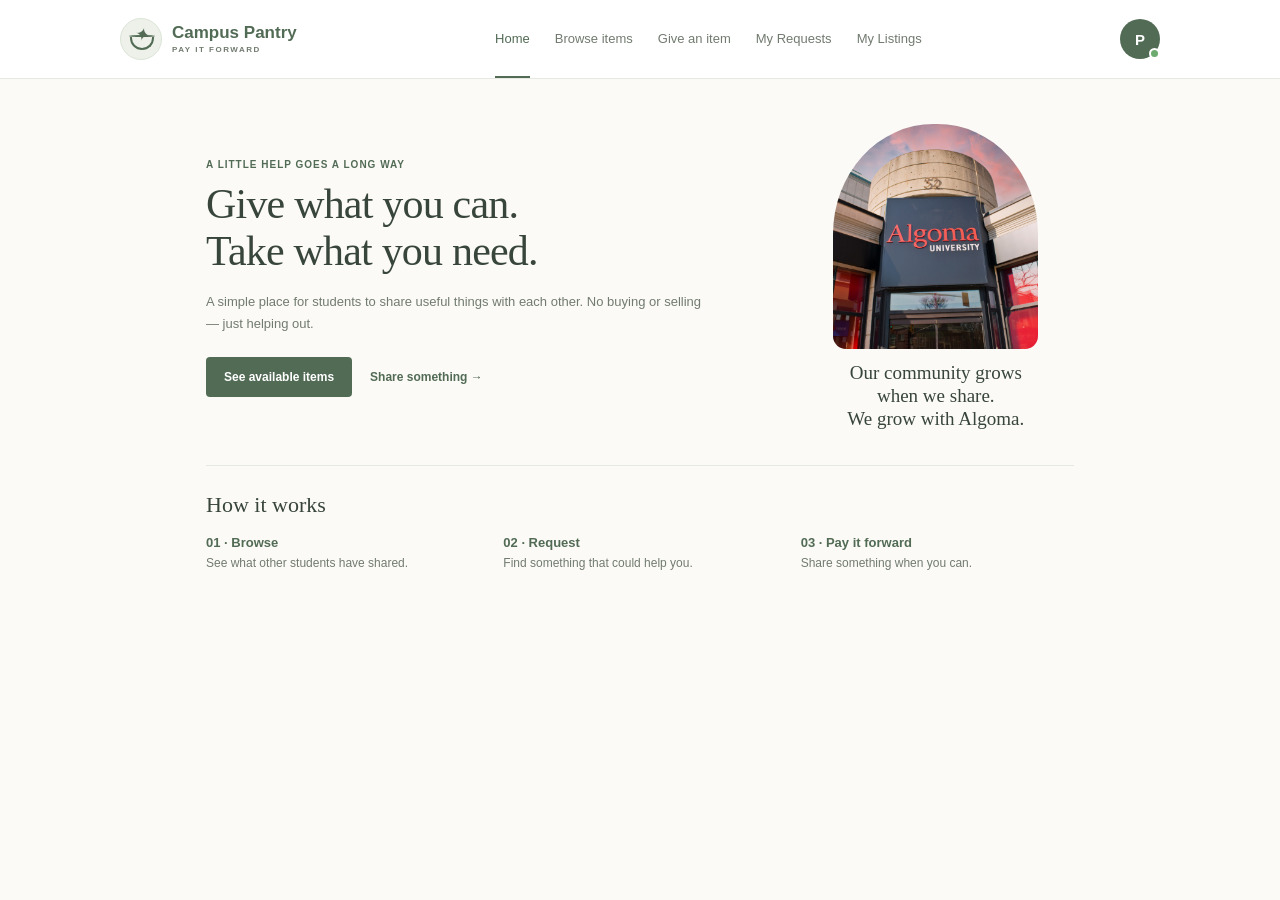
<file: index.html>
<!doctype html>
<html lang="en">

<head>
  <meta charset="utf-8">
  <meta name="viewport" content="width=device-width, initial-scale=1">
  <title>Campus Pantry - Home</title>
  <link rel="stylesheet" href="style.css">
</head>

<body>

<header>

  <a class="logo" href="index.html" aria-label="Campus Pantry home">

    <span class="logo-mark" aria-hidden="true">
      <span class="logo-leaf">✦</span>
      <span class="logo-bowl"></span>
    </span>

    <span class="logo-name">
      Campus Pantry
      <small>PAY IT FORWARD</small>
    </span>

  </a>

  <nav>
    <a class="active" href="index.html">Home</a>
    <a href="browse.html">Browse items</a>
    <a href="give.html">Give an item</a>
    <a href="requests.html">My Requests</a>
    <a href="my-listings.html">My Listings</a>
  </nav>

  <div class="profile-wrap">

    <button
      class="profile-dot"
      id="profile-toggle"
      type="button"
      aria-label="Open student account"
      aria-expanded="false"
    >
      <span class="avatar-letter">P</span>
      <i class="online-dot"></i>
    </button>

    <div class="profile-menu" id="profile-menu" hidden>

      <div class="profile-heading">
        <span class="profile-avatar">P</span>

        <div>
          <strong>Pratik S.</strong>
          <small>Student account</small>
        </div>
      </div>

      <div class="login-status">
        <span></span> Logged in
      </div>

      <a href="requests.html">My Requests</a>
      <a href="my-listings.html">My Listings</a>
      <a href="give.html">Share an item</a>

      <button type="button" id="sign-out">Sign out</button>

    </div>
  </div>

</header>

<main class="home">

  <section class="hero">

    <div class="hero-copy">

      <p class="eyebrow">A little help goes a long way</p>

      <h1>
        Give what you can.<br>
        Take what you need.
      </h1>

      <p class="intro">
        A simple place for students to share useful things with each other.
        No buying or selling — just helping out.
      </p>

      <div class="hero-actions">
        <a class="btn" href="browse.html">See available items</a>
        <a class="link" href="give.html">Share something →</a>
      </div>

    </div>

    <aside class="hero-photo-wrap">

      <img
        class="hero-photo"
        src="algoma-university.png"
        alt="Algoma University entrance"
      >

      <p class="photo-caption">
        Our community grows<br>
        when we share.<br>
        We grow with Algoma.
      </p>

    </aside>

  </section>

  <section class="how">

    <h2>How it works</h2>

    <div class="steps">

      <p>
        <b>01 · Browse</b><br>
        <span>See what other students have shared.</span>
      </p>

      <p>
        <b>02 · Request</b><br>
        <span>Find something that could help you.</span>
      </p>

      <p>
        <b>03 · Pay it forward</b><br>
        <span>Share something when you can.</span>
      </p>

    </div>

  </section>

</main>

<script src="script.js"></script>

</body>
</html>
</file>
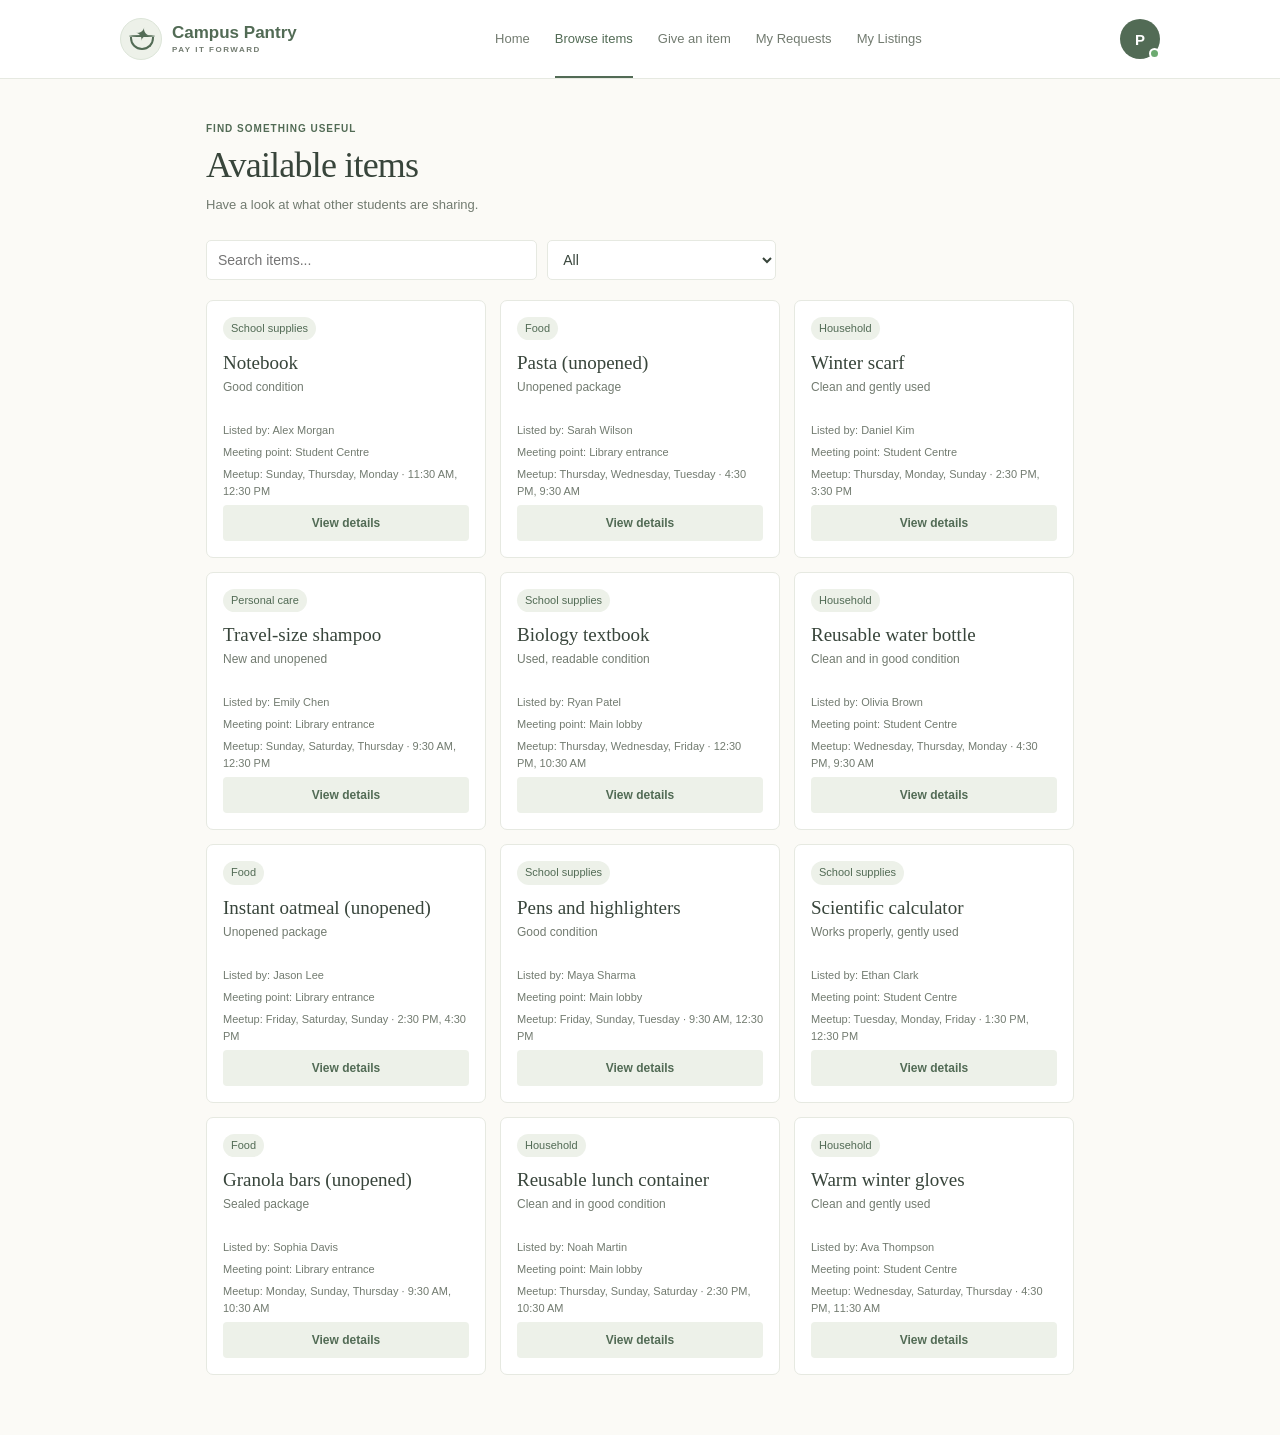
<file: browse.html>
<!DOCTYPE html>
<html lang="en">

<head>
  <meta charset="UTF-8">
  <meta name="viewport" content="width=device-width, initial-scale=1.0">
  <title>Campus Pantry - Browse</title>
  <link rel="stylesheet" href="style.css">
</head>

<body>

<header>
  <a class="logo" href="index.html" aria-label="Campus Pantry home">
    <span class="logo-mark" aria-hidden="true">
      <span class="logo-leaf">✦</span>
      <span class="logo-bowl"></span>
    </span>

    <span class="logo-name">
      Campus Pantry
      <small>PAY IT FORWARD</small>
    </span>
  </a>

  <nav>
    <a href="index.html">Home</a>
    <a href="browse.html" class="active">Browse items</a>
    <a href="give.html">Give an item</a>
    <a href="requests.html">My Requests</a>
    <a href="my-listings.html">My Listings</a>
  </nav>

  <div class="profile-wrap">
    <button
      class="profile-dot"
      id="profile-toggle"
      type="button"
      aria-label="Open student account"
      aria-expanded="false"
    >
      <span class="avatar-letter">P</span>
      <i class="online-dot"></i>
    </button>

    <div class="profile-menu" id="profile-menu" hidden>
      <div class="profile-heading">
        <span class="profile-avatar">P</span>
        <div>
          <strong>Pratik S.</strong>
          <small>Student account</small>
        </div>
      </div>

      <div class="login-status">
        <span></span>
        Logged in
      </div>

      <a href="requests.html">My Requests</a>
      <a href="my-listings.html">My Listings</a>
      <a href="give.html">Share an item</a>

      <button type="button" id="sign-out">Sign out</button>
    </div>
  </div>
</header>

<main class="page">

  <p class="eyebrow">Find something useful</p>
  <h1 class="pagetitle">Available items</h1>

  <p class="sub">
    Have a look at what other students are sharing.
  </p>

  <div class="tools">
    <input
      id="search"
      placeholder="Search items..."
      aria-label="Search items"
    >

    <select id="category">
      <option>All</option>
      <option>Food</option>
      <option>School supplies</option>
      <option>Personal care</option>
      <option>Household</option>
    </select>
  </div>

  <div id="item-grid" class="items"></div>

  <p id="empty-message" hidden>
    No items found. Try another search.
  </p>

</main>

<!-- Item details popup -->
<div id="modal" class="shade" hidden>

  <section class="dialog">

    <button id="close-modal" class="close" type="button">×</button>

    <p class="eyebrow">Item details</p>

    <h2 id="modal-title"></h2>

    <span id="modal-category" class="pill"></span>

    <p id="modal-condition"></p>

    <p>
      <b>Meeting point:</b>
      <span id="modal-pickup"></span>
    </p>

    <p>
      <b>Listed by:</b>
      <span id="modal-owner"></span>
    </p>

    <p>
      <b>Owner availability:</b>
      <span id="modal-meetup"></span>
    </p>

    <div class="availability-selection">

      <label for="request-day">Choose an available day</label>

      <select id="request-day" required>
        <option value="">Choose an available day</option>
      </select>

      <label for="request-time">Choose an available time</label>

      <select id="request-time" required>
        <option value="">Choose an available time</option>
      </select>

    </div>

    <button id="request-button" class="btn wide" type="button">
      Request item
    </button>

    <p
      id="request-feedback"
      class="feedback"
      aria-live="polite"
    ></p>

    <!-- Short success message -->
    <div
      id="pay-it-forward-message"
      class="pay-it-forward-message"
      hidden
    >
      <h3>Request Sent! 💚</h3>
      <p>Thanks for keeping kindness moving!</p>
    </div>

  </section>

</div>

<script src="script.js"></script>

</body>
</html>
</file>
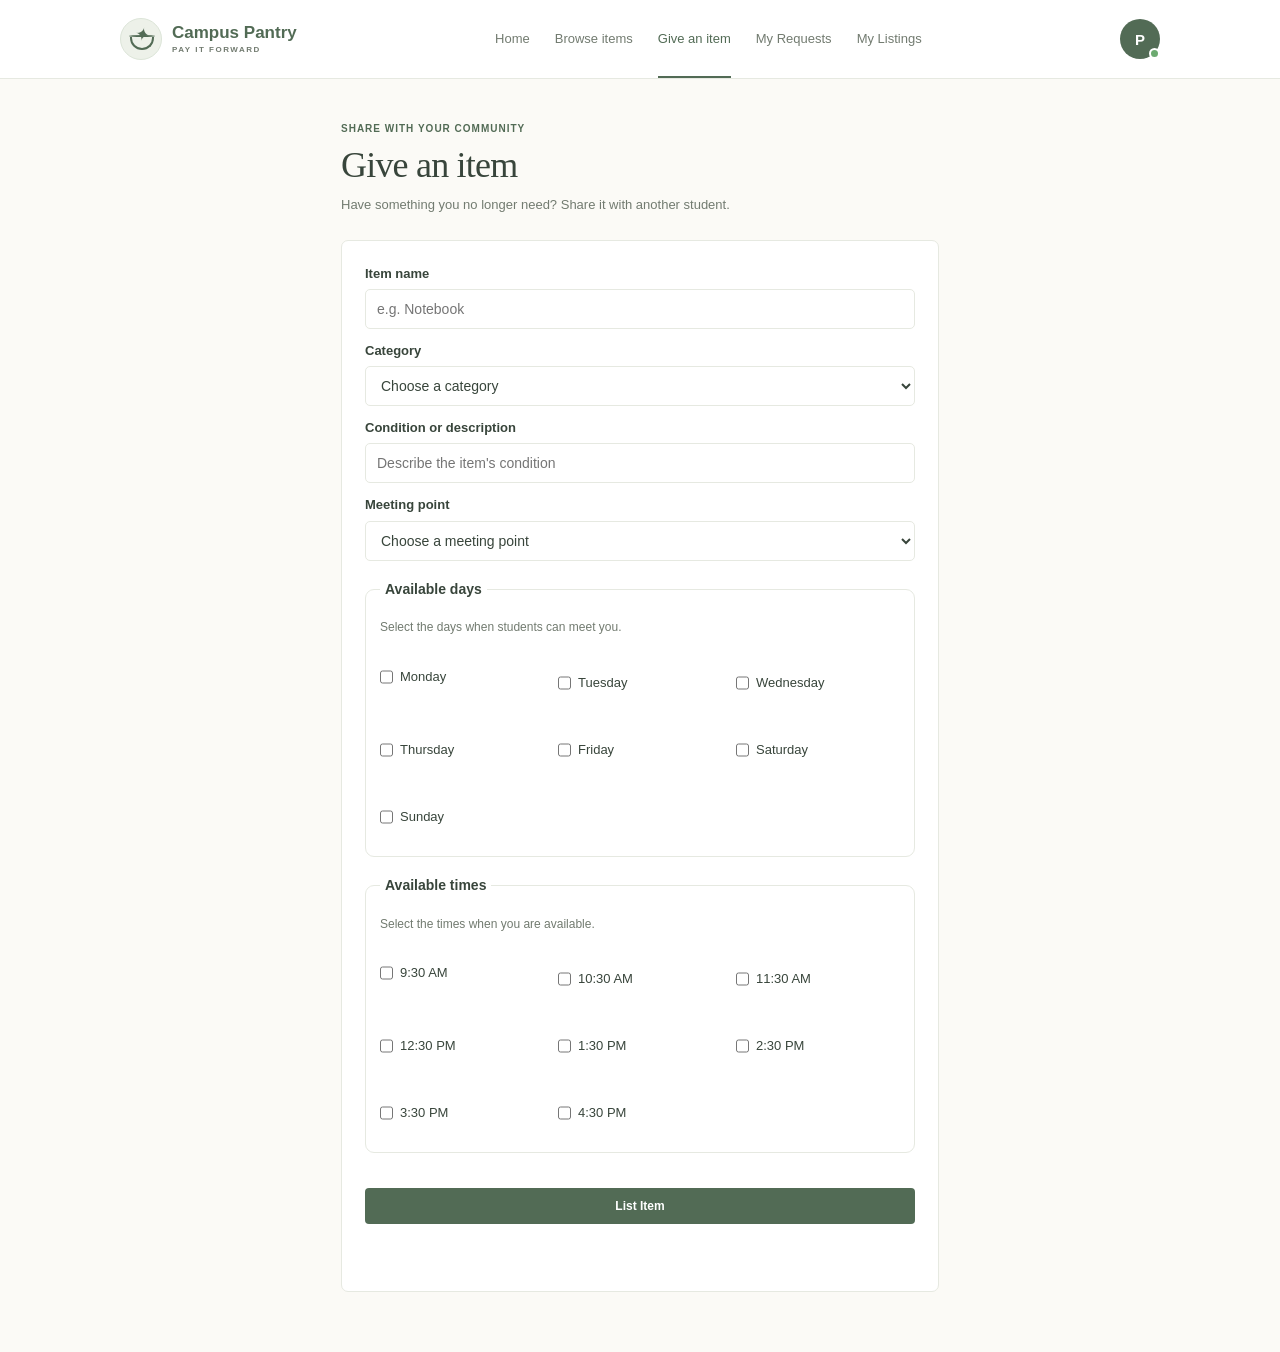
<file: give.html>
<!DOCTYPE html>
<html lang="en">
<head>
  <meta charset="UTF-8">
  <meta name="viewport" content="width=device-width, initial-scale=1.0">
  <title>Campus Pantry - Give an Item</title>
  <link rel="stylesheet" href="style.css">
</head>
<body>

<header>
  <a class="logo" href="index.html">
    <span class="logo-mark" aria-hidden="true">
      <span class="logo-leaf">✦</span>
      <span class="logo-bowl"></span>
    </span>
    <span class="logo-name">
      Campus Pantry
      <small>PAY IT FORWARD</small>
    </span>
  </a>

  <nav>
    <a href="index.html">Home</a>
    <a href="browse.html">Browse items</a>
    <a href="give.html" class="active">Give an item</a>
    <a href="requests.html">My Requests</a>
    <a href="my-listings.html">My Listings</a>
  </nav>

  <div class="profile-wrap">
    <button class="profile-dot" id="profile-toggle" type="button"
      aria-label="Open student account" aria-expanded="false">
      <span class="avatar-letter">P</span>
      <i class="online-dot"></i>
    </button>

    <div class="profile-menu" id="profile-menu" hidden>
      <div class="profile-heading">
        <span class="profile-avatar">P</span>
        <div>
          <strong>Pratik S.</strong>
          <small>Student account</small>
        </div>
      </div>

      <div class="login-status">
        <span></span> Logged in
      </div>

      <a href="requests.html">My Requests</a>
      <a href="my-listings.html">My Listings</a>
      <a href="give.html">Share an item</a>
      <button type="button" id="sign-out">Sign out</button>
    </div>
  </div>
</header>

<main class="page givepage">

  <p class="eyebrow">Share with your community</p>
  <h1 class="pagetitle">Give an item</h1>

  <p class="sub">
    Have something you no longer need? Share it with another student.
  </p>

  <form id="give-form">

    <label for="item-name">Item name</label>
    <input id="item-name" type="text"
      placeholder="e.g. Notebook" required>

    <label for="item-category">Category</label>
    <select id="item-category" required>
      <option value="">Choose a category</option>
      <option value="Food">Food</option>
      <option value="School supplies">School supplies</option>
      <option value="Personal care">Personal care</option>
      <option value="Household">Household</option>
    </select>

    <label for="item-condition">Condition or description</label>
    <input id="item-condition" type="text"
      placeholder="Describe the item's condition" required>

    <label for="pickup">Meeting point</label>
    <select id="pickup" required>
      <option value="">Choose a meeting point</option>
      <option value="Student Centre">Student Centre</option>
      <option value="Library entrance">Library entrance</option>
      <option value="Main lobby">Main lobby</option>
    </select>

    <fieldset class="availability-fieldset">
      <legend>Available days</legend>
      <p class="form-note">Select the days when students can meet you.</p>

      <div class="availability-options">
        <label><input type="checkbox" name="available-days" value="Monday"> Monday</label>
        <label><input type="checkbox" name="available-days" value="Tuesday"> Tuesday</label>
        <label><input type="checkbox" name="available-days" value="Wednesday"> Wednesday</label>
        <label><input type="checkbox" name="available-days" value="Thursday"> Thursday</label>
        <label><input type="checkbox" name="available-days" value="Friday"> Friday</label>
        <label><input type="checkbox" name="available-days" value="Saturday"> Saturday</label>
        <label><input type="checkbox" name="available-days" value="Sunday"> Sunday</label>
      </div>
    </fieldset>

    <fieldset class="availability-fieldset">
      <legend>Available times</legend>
      <p class="form-note">Select the times when you are available.</p>

      <div class="availability-options">
        <label><input type="checkbox" name="available-times" value="09:30"> 9:30 AM</label>
        <label><input type="checkbox" name="available-times" value="10:30"> 10:30 AM</label>
        <label><input type="checkbox" name="available-times" value="11:30"> 11:30 AM</label>
        <label><input type="checkbox" name="available-times" value="12:30"> 12:30 PM</label>
        <label><input type="checkbox" name="available-times" value="13:30"> 1:30 PM</label>
        <label><input type="checkbox" name="available-times" value="14:30"> 2:30 PM</label>
        <label><input type="checkbox" name="available-times" value="15:30"> 3:30 PM</label>
        <label><input type="checkbox" name="available-times" value="16:30"> 4:30 PM</label>
      </div>
    </fieldset>

    <button type="submit" class="btn wide">List Item</button>

    <p id="give-feedback" class="feedback" aria-live="polite"></p>

  </form>

  <!-- Listing success confirmation -->
  <div id="listing-success" class="pay-it-forward-message" hidden>
    <h3>Item listed successfully! 💚</h3>
    <p>Your item has been added to Campus Pantry.</p>

    <a href="my-listings.html" class="btn wide">
      View My Listings
    </a>

    <button type="button" id="list-another" class="btn wide">
      List Another Item
    </button>
  </div>

</main>

<script src="script.js"></script>
</body>
</html>
</file>
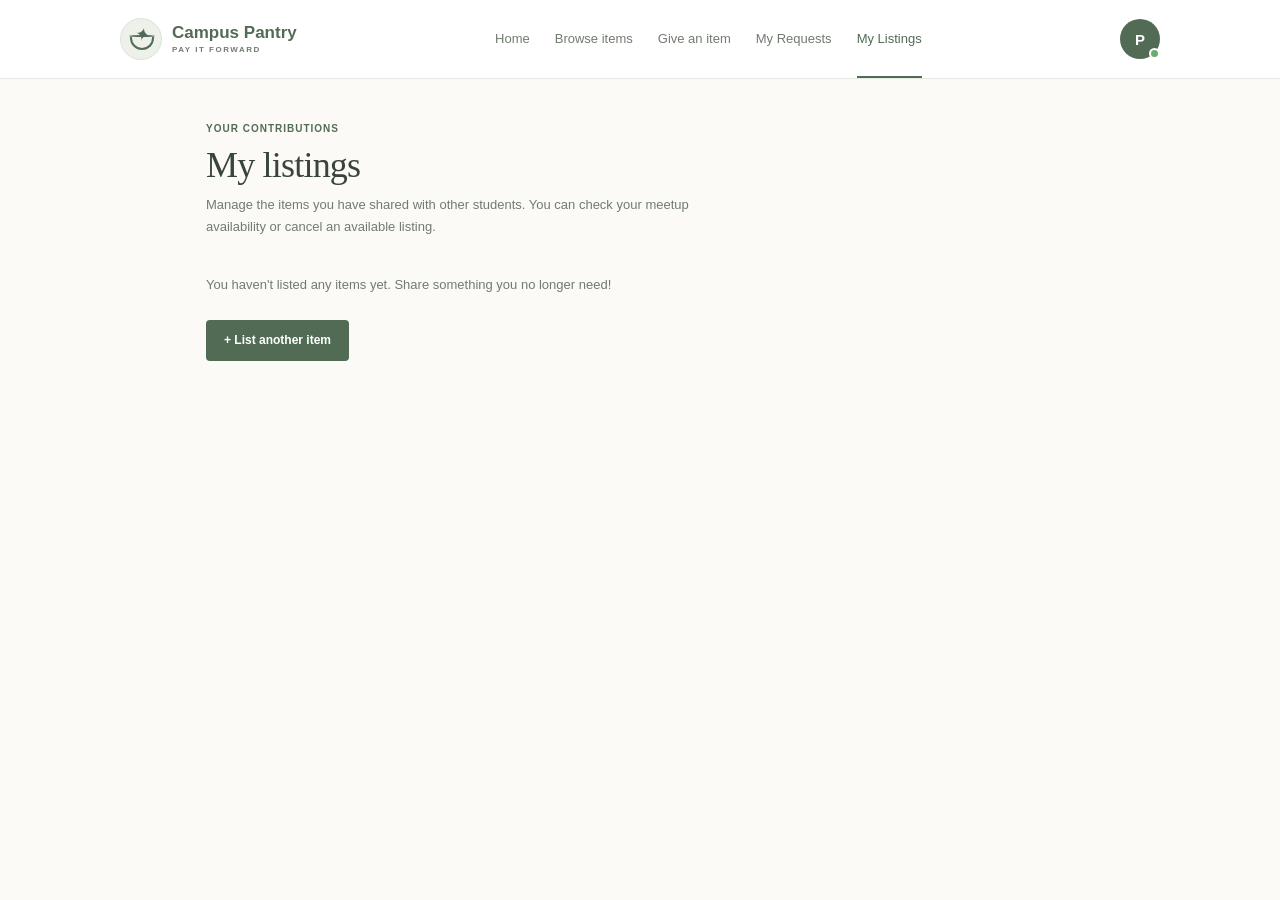
<file: my-listings.html>
<!DOCTYPE html>
<html lang="en">

<head>
  <meta charset="UTF-8">
  <meta name="viewport" content="width=device-width, initial-scale=1.0">
  <title>Campus Pantry - My Listings</title>
  <link rel="stylesheet" href="style.css">
</head>

<body>

<header>

  <a class="logo" href="index.html" aria-label="Campus Pantry home">
    <span class="logo-mark" aria-hidden="true">
      <span class="logo-leaf">✦</span>
      <span class="logo-bowl"></span>
    </span>

    <span class="logo-name">
      Campus Pantry
      <small>PAY IT FORWARD</small>
    </span>
  </a>

  <nav>
    <a href="index.html">Home</a>
    <a href="browse.html">Browse items</a>
    <a href="give.html">Give an item</a>
    <a href="requests.html">My Requests</a>
    <a href="my-listings.html" class="active">My Listings</a>
  </nav>

  <div class="profile-wrap">

    <button
      class="profile-dot"
      id="profile-toggle"
      type="button"
      aria-label="Open student account"
      aria-expanded="false"
    >
      <span class="avatar-letter">P</span>
      <i class="online-dot"></i>
    </button>

    <div class="profile-menu" id="profile-menu" hidden>

      <div class="profile-heading">
        <span class="profile-avatar">P</span>

        <div>
          <strong>Pratik S.</strong>
          <small>Student account</small>
        </div>
      </div>

      <div class="login-status">
        <span></span>
        Logged in
      </div>

      <a href="requests.html">My Requests</a>
      <a href="my-listings.html">My Listings</a>
      <a href="give.html">Share an item</a>

      <button type="button" id="sign-out">Sign out</button>

    </div>
  </div>

</header>

<main class="page">

  <p class="eyebrow">Your contributions</p>

  <h1 class="pagetitle">My listings</h1>

  <p class="sub">
    Manage the items you have shared with other students.
    You can check your meetup availability or cancel an available listing.
  </p>

  <div id="my-listings" class="items"></div>

  <p id="no-listings" class="empty-message">
    You haven't listed any items yet.
    Share something you no longer need!
  </p>

  <div style="margin-top: 25px;">
    <a href="give.html" class="btn">+ List another item</a>
  </div>

</main>

<script src="script.js"></script>

</body>
</html>
</file>
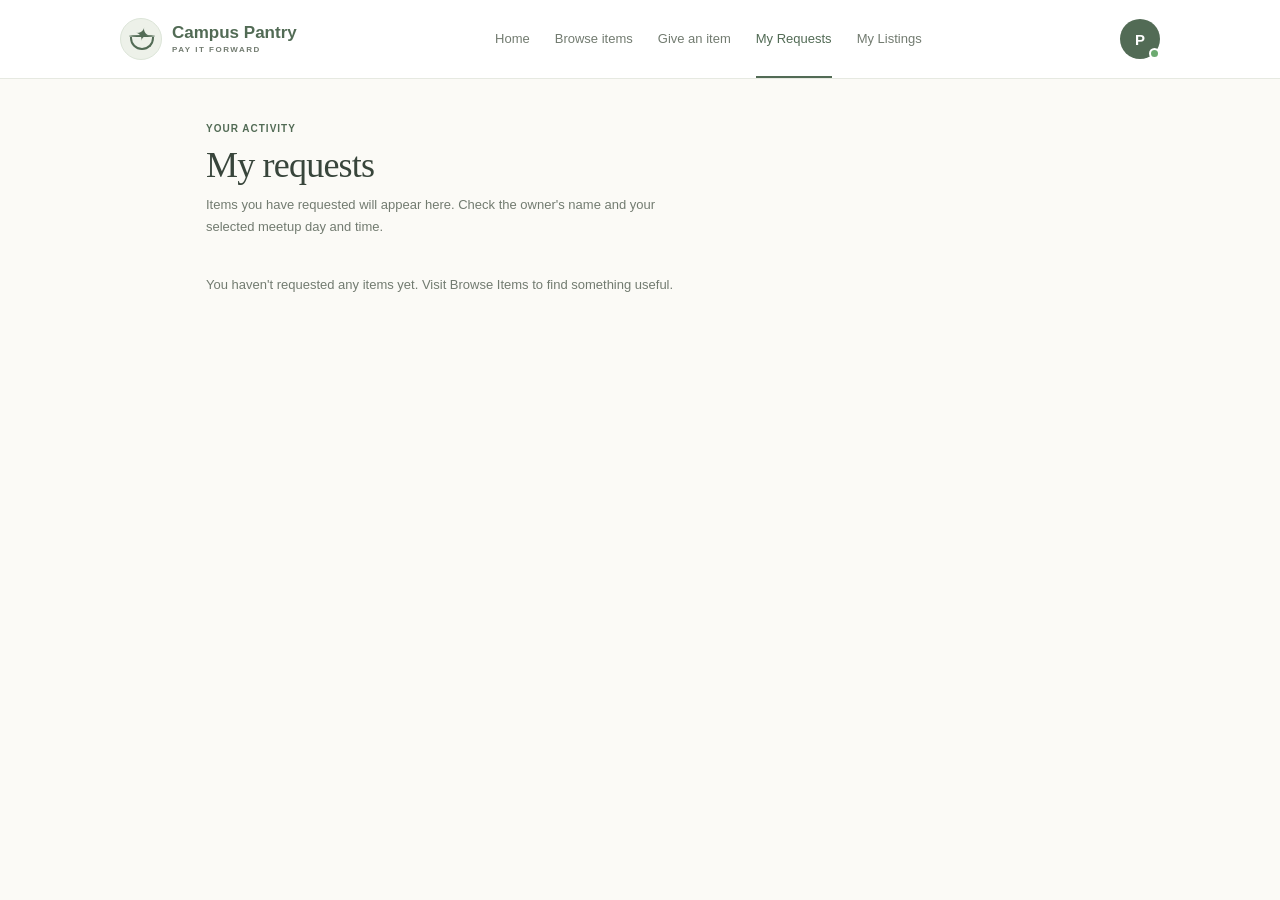
<file: requests.html>
<!DOCTYPE html>
<html lang="en">

<head>
  <meta charset="UTF-8">
  <meta name="viewport" content="width=device-width, initial-scale=1.0">
  <title>Campus Pantry - My Requests</title>
  <link rel="stylesheet" href="style.css">
</head>

<body>

<header>

  <a class="logo" href="index.html" aria-label="Campus Pantry home">
    <span class="logo-mark" aria-hidden="true">
      <span class="logo-leaf">✦</span>
      <span class="logo-bowl"></span>
    </span>

    <span class="logo-name">
      Campus Pantry
      <small>PAY IT FORWARD</small>
    </span>
  </a>

  <nav>
    <a href="index.html">Home</a>
    <a href="browse.html">Browse items</a>
    <a href="give.html">Give an item</a>
    <a href="requests.html" class="active">My Requests</a>
    <a href="my-listings.html">My Listings</a>
  </nav>

  <div class="profile-wrap">

    <button
      class="profile-dot"
      id="profile-toggle"
      type="button"
      aria-label="Open student account"
      aria-expanded="false"
    >
      <span class="avatar-letter">P</span>
      <i class="online-dot"></i>
    </button>

    <div class="profile-menu" id="profile-menu" hidden>

      <div class="profile-heading">
        <span class="profile-avatar">P</span>

        <div>
          <strong>Pratik S.</strong>
          <small>Student account</small>
        </div>
      </div>

      <div class="login-status">
        <span></span>
        Logged in
      </div>

      <a href="requests.html">My Requests</a>
      <a href="my-listings.html">My Listings</a>
      <a href="give.html">Share an item</a>

      <button type="button" id="sign-out">Sign out</button>

    </div>
  </div>

</header>

<main class="page">

  <p class="eyebrow">Your activity</p>

  <h1 class="pagetitle">My requests</h1>

  <p class="sub">
    Items you have requested will appear here.
    Check the owner's name and your selected meetup day and time.
  </p>

  <div id="requests-list" class="items"></div>

  <p id="no-requests" class="empty-message">
    You haven't requested any items yet.
    Visit Browse Items to find something useful.
  </p>

</main>

<script src="script.js"></script>

</body>
</html>
</file>
<file: style.css>
/* Basic page settings */
* {
    box-sizing: border-box;
}

/* Main color theme */
:root {
    --green: #526b55;
    --dark-green: #38453b;
    --muted: #727b70;
    --cream: #fbfaf6;
    --white: #fff;
    --border: #e6e9e1;
    --light-green: #edf1e9;
    --soft-pink: #f7ece8;
}

body {
    margin: 0;
    background: var(--cream);
    color: var(--dark-green);
    font: 14px/1.55 Arial, Helvetica, sans-serif;
}

/* Header and navigation */
header {
    min-height: 78px;
    padding: 0 max(6%, calc((100% - 1040px) / 2));
    display: flex;
    align-items: center;
    justify-content: space-between;
    gap: 25px;
    background: var(--white);
    border-bottom: 1px solid var(--border);
}

/* Website logo */
.logo {
    display: flex;
    align-items: center;
    gap: 10px;
    color: var(--green);
    text-decoration: none;
    white-space: nowrap;
}

.logo-mark {
    width: 42px;
    height: 42px;
    position: relative;
    display: grid;
    place-items: center;
    border-radius: 50%;
    background: var(--light-green);
    border: 1px solid #dce5d8;
}

.logo-leaf {
    position: absolute;
    top: 3px;
    left: 14px;
    color: var(--green);
    font-size: 18px;
    transform: rotate(12deg);
}

.logo-bowl {
    position: absolute;
    left: 9px;
    bottom: 9px;
    width: 24px;
    height: 13px;
    border: 2px solid var(--green);
    border-top: 0;
    border-radius: 0 0 15px 15px;
}

.logo-bowl:after {
    content: "";
    position: absolute;
    left: -3px;
    top: -2px;
    width: 26px;
    border-top: 2px solid var(--green);
    border-radius: 50%;
}

.logo-name {
    font-size: 17px;
    font-weight: 700;
    line-height: 1.05;
    color: var(--green);
}

.logo-name small {
    display: block;
    margin-top: 4px;
    font-size: 8px;
    letter-spacing: 1.5px;
    font-weight: 700;
    color: var(--muted);
}

/* Navigation links */
nav {
    display: flex;
    align-items: center;
    gap: 25px;
    height: 100%;
}

nav a {
    min-height: 78px;
    display: flex;
    align-items: center;
    padding: 3px 0 0;
    color: var(--muted);
    text-decoration: none;
    font-size: 13px;
    border-bottom: 2px solid transparent;
}

nav a:hover,
nav a.active {
    color: var(--green);
    border-color: var(--green);
}

/* Student profile button and menu */
.profile-wrap {
    position: relative;
    flex: 0 0 auto;
}

.profile-dot {
    width: 40px;
    height: 40px;
    border: 0;
    border-radius: 50%;
    background: var(--green);
    color: #fff;
    display: grid;
    place-items: center;
    position: relative;
    cursor: pointer;
    font-weight: bold;
    font-size: 15px;
}

.profile-dot:hover {
    background: var(--dark-green);
}

.online-dot {
    position: absolute;
    right: 0;
    bottom: 0;
    width: 11px;
    height: 11px;
    border: 2px solid #fff;
    border-radius: 50%;
    background: #6caa70;
}

.profile-menu {
    position: absolute;
    z-index: 20;
    right: 0;
    top: 51px;
    width: 220px;
    padding: 13px;
    background: #fff;
    border: 1px solid var(--border);
    border-radius: 9px;
    box-shadow: 0 10px 28px #263a2a1c;
}

.profile-menu[hidden] {
    display: none;
}

.profile-heading {
    display: flex;
    align-items: center;
    gap: 10px;
    padding: 4px 3px 12px;
    border-bottom: 1px solid var(--border);
}

.profile-avatar {
    width: 36px;
    height: 36px;
    display: grid;
    place-items: center;
    border-radius: 50%;
    background: var(--light-green);
    color: var(--green);
    font-weight: bold;
}

.profile-heading strong,
.profile-heading small {
    display: block;
}

.profile-heading strong {
    font-size: 13px;
}

.profile-heading small {
    font-size: 11px;
    color: var(--muted);
    margin-top: 2px;
}

/* Login status inside profile menu */
.login-status {
    display: flex;
    align-items: center;
    gap: 7px;
    margin: 11px 3px;
    padding: 7px 8px;
    border-radius: 5px;
    background: #f1f6ef;
    color: var(--green);
    font-size: 11px;
    font-weight: bold;
}

.login-status span {
    width: 7px;
    height: 7px;
    border-radius: 50%;
    background: #65a66b;
}

.profile-menu a,
.profile-menu > button {
    display: block;
    width: 100%;
    padding: 9px 7px;
    text-align: left;
    text-decoration: none;
    border: 0;
    border-radius: 4px;
    background: none;
    color: var(--dark-green);
    font: 12px Arial, sans-serif;
    cursor: pointer;
}

.profile-menu a:hover,
.profile-menu > button:hover {
    background: var(--light-green);
}

.profile-menu > button {
    border-top: 1px solid var(--border);
    margin-top: 5px;
    color: #925b50;
}

/* Main page layout */
.home,
.page {
    max-width: 920px;
    margin: auto;
    padding: 0 26px;
}

/* Home page hero section */
.hero {
    min-height: 365px;
    display: grid;
    grid-template-columns: 1.55fr .8fr;
    align-items: center;
    gap: 56px;
    padding: 45px 0 34px;
}

.eyebrow {
    margin: 0 0 8px;
    color: var(--green);
    text-transform: uppercase;
    letter-spacing: 1px;
    font-size: 10px;
    font-weight: bold;
}

h1 {
    font: normal 42px/1.12 Georgia, 'Times New Roman', serif;
    letter-spacing: -.8px;
    color: var(--dark-green);
    margin: 0;
}

.intro,
.sub {
    color: var(--muted);
    max-width: 500px;
    margin: 16px 0 22px;
    font-size: 13px;
    line-height: 1.7;
}

/* Buttons and links */
.hero-actions {
    display: flex;
    align-items: center;
    gap: 18px;
    flex-wrap: wrap;
}

.btn {
    display: inline-block;
    border: 0;
    border-radius: 4px;
    background: var(--green);
    color: white;
    text-decoration: none;
    padding: 11px 18px;
    font-size: 12px;
    font-weight: bold;
    cursor: pointer;
    text-align: center;
}

.btn:hover {
    background: var(--dark-green);
}

.link {
    color: var(--green);
    text-decoration: none;
    font-size: 12px;
    font-weight: bold;
}

.link:hover {
    text-decoration: underline;
}

/* Home page image and caption */
.hero-photo-wrap {
    justify-self: center;
    width: 100%;
    max-width: 230px;
    text-align: center;
}

.hero-photo {
    display: block;
    width: 205px;
    height: 225px;
    margin: 0 auto;
    object-fit: cover;
    object-position: center;
    border-radius: 49% 49% 13px 13px;
    border: 0;
    box-shadow: none;
}

.photo-caption {
    margin: 12px 0 0;
    text-align: center;
    color: var(--dark-green);
    font: 19px/1.22 Georgia, 'Times New Roman', serif;
}

/* How it works section */
.how {
    border-top: 1px solid var(--border);
    padding: 26px 0 55px;
}

.how h2 {
    font: normal 22px Georgia, 'Times New Roman', serif;
    color: var(--dark-green);
    margin: 0 0 15px;
}

.steps {
    display: grid;
    grid-template-columns: repeat(3, 1fr);
    gap: 24px;
}

.steps p {
    margin: 0;
    color: var(--dark-green);
    font-size: 13px;
}

.steps b {
    font-size: 13px;
    color: var(--green);
}

.steps span {
    color: var(--muted);
    font-size: 12px;
}

/* General pages */
.page {
    min-height: calc(100vh - 100px);
    padding-top: 42px;
    padding-bottom: 60px;
}

.pagetitle {
    font: normal 36px/1.15 Georgia, 'Times New Roman', serif;
    color: var(--dark-green);
}

/* Search bar and category filter */
.sub {
    margin: 8px 0 24px;
    color: var(--muted);
}

.tools {
    display: flex;
    gap: 10px;
    max-width: 570px;
    margin-bottom: 20px;
}

input,
select {
    width: 100%;
    min-height: 40px;
    padding: 9px 11px;
    border: 1px solid var(--border);
    border-radius: 5px;
    background: #fff;
    color: var(--dark-green);
    font: 14px Arial, sans-serif;
}

.tools input {
    flex: 1.5;
}

.tools select {
    flex: 1;
}

/* Available items and request cards */
.items {
    display: grid;
    grid-template-columns: repeat(3, 1fr);
    gap: 14px;
}

.item,
.request-card {
    background: #fff;
    border: 1px solid var(--border);
    border-radius: 7px;
    padding: 16px;
}

.pill {
    display: inline-block;
    background: var(--light-green);
    color: var(--green);
    padding: 3px 8px;
    border-radius: 15px;
    font-size: 11px;
}

.item h3,
.request-card h3 {
    font: normal 19px Georgia, 'Times New Roman', serif;
    color: var(--dark-green);
    margin: 12px 0 4px;
}

.item p,
.request-card p {
    font-size: 12px;
    color: var(--muted);
    min-height: 34px;
    margin: 0 0 10px;
}

.item small {
    display: block;
    color: var(--muted);
    font-size: 11px;
    margin-bottom: 12px;
}

.item button {
    width: 100%;
    background: var(--light-green);
    color: var(--green);
}

/* Give an item form */
.givepage {
    max-width: 650px;
}

form {
    background: #fff;
    border: 1px solid var(--border);
    border-radius: 7px;
    padding: 23px;
}

label {
    display: block;
    font-size: 13px;
    font-weight: bold;
    color: var(--dark-green);
    margin: 12px 0 5px;
}

label:first-child {
    margin-top: 0;
}

.wide {
    width: 100%;
    margin-top: 17px;
}

.feedback {
    font-size: 13px;
    color: var(--green);
    min-height: 18px;
}

.reminder {
    text-align: center;
    color: var(--muted);
    font-size: 12px;
}

/* Item details popup */
.shade {
    position: fixed;
    inset: 0;
    background: #38453b66;
    display: grid;
    place-items: center;
    padding: 20px;
}

.shade[hidden] {
    display: none;
}

.dialog {
    background: #fff;
    width: min(410px, 100%);
    padding: 25px;
    border-radius: 9px;
    position: relative;
}

.dialog h2 {
    margin: 0 0 10px;
    color: var(--dark-green);
    font-family: Georgia, serif;
}

.dialog p {
    font-size: 13px;
    color: var(--muted);
}

.close {
    position: absolute;
    right: 12px;
    top: 8px;
    border: 0;
    background: none;
    font-size: 25px;
    color: var(--muted);
    cursor: pointer;
}

/* Pay It Forward message */
.pay-it-forward-message {
    margin-top: 15px;
    padding: 15px;
    background: var(--light-green);
    border: 1px solid var(--border);
    border-radius: 6px;
    text-align: center;
}

.pay-it-forward-message[hidden] {
    display: none;
}

.pay-it-forward-message h3 {
    margin: 0 0 8px;
    color: var(--green);
    font: normal 19px Georgia, serif;
}

.pay-it-forward-message p {
    margin: 7px 0;
    font-size: 12px;
    color: var(--dark-green);
    min-height: auto;
}

.pay-it-forward-message strong {
    display: block;
    margin-top: 10px;
    color: var(--green);
    font-size: 11px;
}

/* Request status and cancellation */
.request-status {
    display: inline-block;
    padding: 3px 8px;
    border-radius: 15px;
    background: var(--light-green);
    color: var(--green);
    font-size: 11px;
}

.cancel-request {
    margin-top: 12px;
    background: var(--soft-pink);
    color: #925b50;
    padding: 8px 12px;
}

.cancel-request:hover {
    background: #f0dfda;
}

.empty-message {
    color: var(--muted);
    font-size: 13px;
}

/* Tablet and smaller screens */
@media (max-width: 760px) {
    header {
        min-height: 78px;
        padding: 13px 5%;
        flex-wrap: wrap;
        gap: 8px;
    }

    .logo {
        margin-right: auto;
    }

    nav {
        order: 3;
        width: 100%;
        height: auto;
        gap: 19px;
        overflow-x: auto;
    }

    nav a {
        min-height: 34px;
        white-space: nowrap;
    }

    .profile-dot {
        width: 34px;
        height: 34px;
    }

    .hero {
        grid-template-columns: 1fr .75fr;
        gap: 20px;
        padding: 40px 0 30px;
    }

    .hero-photo {
        width: 170px;
        height: 190px;
    }

    .photo-caption {
        font-size: 16px;
    }

    .steps {
        gap: 14px;
    }

    .items {
        grid-template-columns: repeat(2, 1fr);
    }
}

/* Mobile screen adjustments */
@media (max-width: 560px) {
    .hero {
        grid-template-columns: 1fr;
        gap: 30px;
        padding: 38px 0;
    }

    .hero-photo-wrap {
        max-width: 100%;
    }

    .hero-photo {
        width: 190px;
        height: 205px;
    }

    .steps {
        grid-template-columns: 1fr;
        gap: 13px;
    }

    .items {
        grid-template-columns: 1fr;
    }

    h1 {
        font-size: 36px;
    }

    .pagetitle {
        font-size: 32px;
    }

    .tools {
        flex-direction: column;
    }
}

/* Meetup details and listing management */
.form-note {
    color: var(--muted);
    font-size: 12px;
    margin: 4px 0 14px;
}

.listing-status {
    display: inline-block;
    margin: 8px 0;
    color: var(--green);
}

.item small {
    display: block;
    margin: 5px 0;
}

/* Owner-set meetup availability */
.availability-fieldset {
    margin: 18px 0;
    padding: 14px;
    border: 1px solid var(--border);
    border-radius: 9px;
}

.availability-fieldset legend {
    padding: 0 5px;
    font-weight: 700;
    color: var(--dark-green);
}

.availability-options {
    display: grid;
    grid-template-columns: repeat(auto-fit, minmax(125px, 1fr));
    gap: 10px 14px;
}

.availability-options label {
    display: flex;
    align-items: center;
    gap: 7px;
    font-weight: 400;
}

.availability-options input {
    width: auto;
    margin: 0;
    accent-color: var(--green);
}

.dialog label[for="request-day"],
.dialog label[for="request-time"] {
    display: block;
    margin: 12px 0 5px;
    font-weight: 700;
}

.dialog select {
    width: 100%;
    margin-bottom: 8px;
}
</file>
